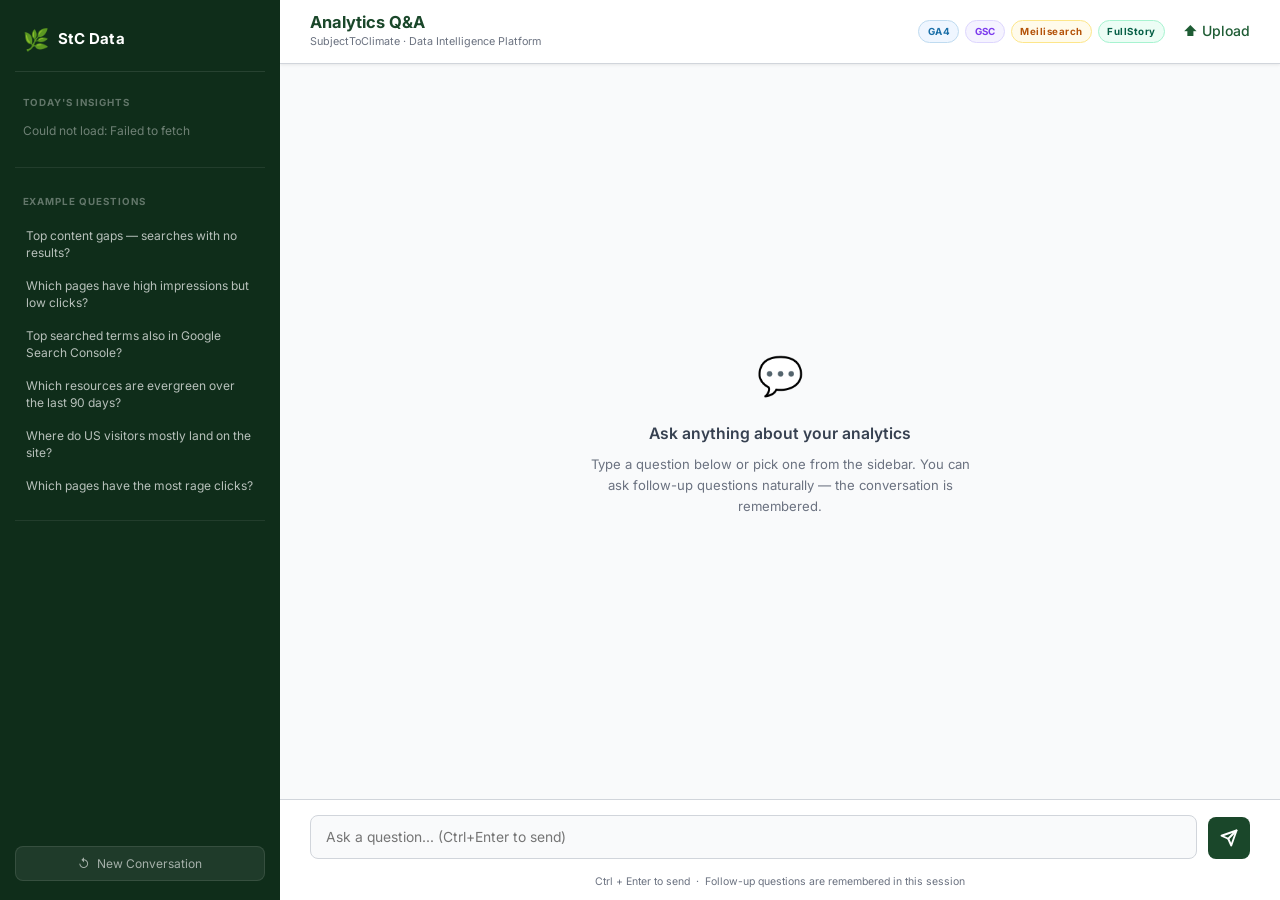
<file: app/index.html>
<!DOCTYPE html>
<html lang="en">
<head>
  <meta charset="UTF-8">
  <meta name="viewport" content="width=device-width, initial-scale=1.0">
  <title>StC Data Platform — Analytics Q&A</title>
  <meta name="description" content="Ask plain-English questions about SubjectToClimate website analytics. Powered by GA4, Google Search Console, Meilisearch, and FullStory data.">
  <link rel="preconnect" href="https://fonts.googleapis.com">
  <link rel="preconnect" href="https://fonts.gstatic.com" crossorigin>
  <link href="https://fonts.googleapis.com/css2?family=Inter:wght@400;500;600;700&display=swap" rel="stylesheet">
  <link rel="stylesheet" href="style.css">
</head>
<body>

  <!-- ── Sidebar ─────────────────────────────────────────────── -->
  <aside class="sidebar">
    <div class="sidebar-logo">
      <span class="logo-icon">🌿</span>
      <span class="logo-text">StC Data</span>
    </div>

    <div class="sidebar-section-label">Today's Insights</div>
    <div id="insights-status" class="insights-loading-text">Loading…</div>
    <div id="insights-list"></div>

    <div class="sidebar-divider"></div>

    <div class="sidebar-section-label">Example Questions</div>
    <ul class="example-list" id="example-list">
      <li onclick="injectQuestion(this)">Top content gaps — searches with no results?</li>
      <li onclick="injectQuestion(this)">Which pages have high impressions but low clicks?</li>
      <li onclick="injectQuestion(this)">Top searched terms also in Google Search Console?</li>
      <li onclick="injectQuestion(this)">Which resources are evergreen over the last 90 days?</li>
      <li onclick="injectQuestion(this)">Where do US visitors mostly land on the site?</li>
      <li onclick="injectQuestion(this)">Which pages have the most rage clicks?</li>
    </ul>

    <div class="sidebar-divider"></div>

    <button class="clear-btn" id="clear-btn" onclick="clearConversation()">
      <span>↺</span> New Conversation
    </button>
  </aside>

  <!-- ── Main ───────────────────────────────────────────────── -->
  <main class="main">
    <header class="topbar">
      <div class="topbar-title">
        <h1>Analytics Q&amp;A</h1>
        <span class="topbar-sub">SubjectToClimate · Data Intelligence Platform</span>
      </div>
      <div class="topbar-sources">
        <span class="source-pill ga4">GA4</span>
        <span class="source-pill gsc">GSC</span>
        <span class="source-pill ms">Meilisearch</span>
        <span class="source-pill fs">FullStory</span>
        <a class="topbar-upload-link" href="upload.html">⬆ Upload</a>
      </div>
    </header>

    <!-- Chat thread -->
    <div class="chat-thread" id="chat-thread">
      <div class="empty-state" id="empty-state">
        <div class="empty-icon">💬</div>
        <p class="empty-title">Ask anything about your analytics</p>
        <p class="empty-sub">Type a question below or pick one from the sidebar. You can ask follow-up questions naturally — the conversation is remembered.</p>
      </div>
    </div>

    <!-- Thinking indicator (hidden until active) -->
    <div class="thinking-bar hidden" id="thinking-bar">
      <span class="thinking-dot"></span>
      <span class="thinking-dot"></span>
      <span class="thinking-dot"></span>
      <span class="thinking-label">Querying data…</span>
    </div>

    <!-- Input bar -->
    <div class="input-bar">
      <textarea
        id="question"
        rows="1"
        placeholder="Ask a question… (Ctrl+Enter to send)"
        oninput="autoResize(this)"
      ></textarea>
      <button id="ask-btn" onclick="askQuestion()">
        <svg width="18" height="18" viewBox="0 0 24 24" fill="none" stroke="currentColor" stroke-width="2.5" stroke-linecap="round" stroke-linejoin="round"><line x1="22" y1="2" x2="11" y2="13"/><polygon points="22 2 15 22 11 13 2 9 22 2"/></svg>
      </button>
    </div>
    <p class="input-hint">Ctrl + Enter to send &nbsp;·&nbsp; Follow-up questions are remembered in this session</p>
  </main>

  <script src="app.js"></script>
</body>
</html>
</file>
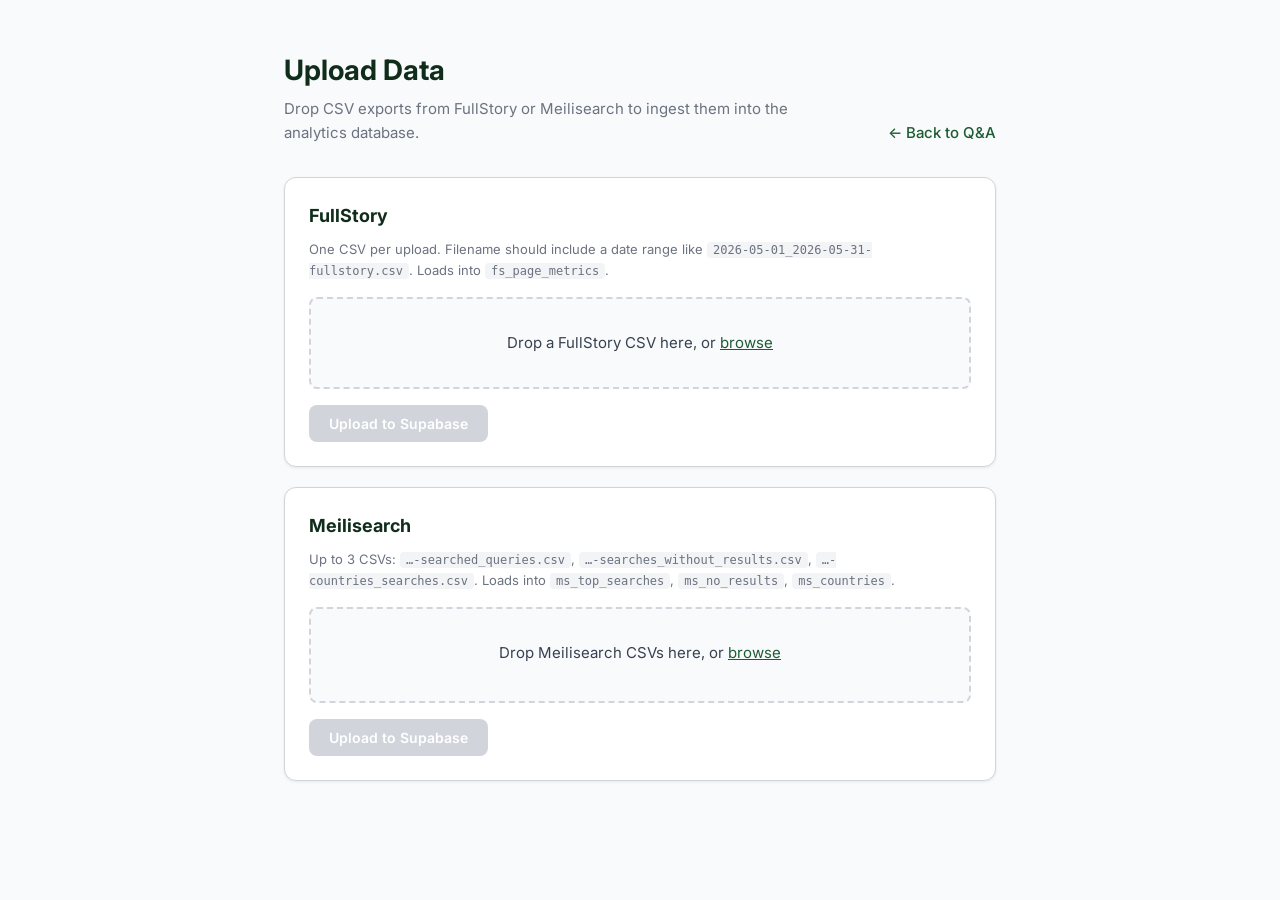
<file: app/upload.html>
<!DOCTYPE html>
<html lang="en">
<head>
  <meta charset="UTF-8">
  <meta name="viewport" content="width=device-width, initial-scale=1.0">
  <title>StC Data — Upload</title>
  <link rel="preconnect" href="https://fonts.googleapis.com">
  <link rel="preconnect" href="https://fonts.gstatic.com" crossorigin>
  <link href="https://fonts.googleapis.com/css2?family=Inter:wght@400;500;600;700&display=swap" rel="stylesheet">
  <link rel="stylesheet" href="style.css">
</head>
<body class="upload-body">
  <main class="upload-main">
    <header class="upload-header">
      <div>
        <h1>Upload Data</h1>
        <p class="upload-sub">Drop CSV exports from FullStory or Meilisearch to ingest them into the analytics database.</p>
      </div>
      <a class="back-link" href="index.html">← Back to Q&amp;A</a>
    </header>

    <section class="upload-card">
      <h2>FullStory</h2>
      <p class="upload-hint">One CSV per upload. Filename should include a date range like <code>2026-05-01_2026-05-31-fullstory.csv</code>. Loads into <code>fs_page_metrics</code>.</p>
      <div class="dropzone" id="fs-dropzone">
        <input type="file" id="fs-input" accept=".csv" hidden>
        <p>Drop a FullStory CSV here, or <button type="button" class="link-btn" onclick="document.getElementById('fs-input').click()">browse</button></p>
        <p class="dropzone-file" id="fs-file"></p>
      </div>
      <button class="primary-btn" id="fs-upload-btn" onclick="uploadFullstory()" disabled>Upload to Supabase</button>
    </section>

    <section class="upload-card">
      <h2>Meilisearch</h2>
      <p class="upload-hint">Up to 3 CSVs: <code>…-searched_queries.csv</code>, <code>…-searches_without_results.csv</code>, <code>…-countries_searches.csv</code>. Loads into <code>ms_top_searches</code>, <code>ms_no_results</code>, <code>ms_countries</code>.</p>
      <div class="dropzone" id="ms-dropzone">
        <input type="file" id="ms-input" accept=".csv" multiple hidden>
        <p>Drop Meilisearch CSVs here, or <button type="button" class="link-btn" onclick="document.getElementById('ms-input').click()">browse</button></p>
        <ul class="dropzone-files" id="ms-files"></ul>
      </div>
      <button class="primary-btn" id="ms-upload-btn" onclick="uploadMeilisearch()" disabled>Upload to Supabase</button>
    </section>

    <section class="upload-card" id="results-card" hidden>
      <h2>Results</h2>
      <ul class="results-list" id="results-list"></ul>
    </section>
  </main>

  <script src="upload.js"></script>
</body>
</html>
</file>
<file: app/style.css>
/* ── Reset & base ─────────────────────────────────────────── */
*, *::before, *::after { box-sizing: border-box; margin: 0; padding: 0; }

:root {
  --green-900: #0f2d1a;
  --green-800: #1a472a;
  --green-700: #1e5c34;
  --green-600: #2e7d46;
  --green-100: #e8f5ed;
  --green-50:  #f2faf5;

  --gray-900: #111827;
  --gray-700: #374151;
  --gray-500: #6b7280;
  --gray-300: #d1d5db;
  --gray-100: #f3f4f6;
  --gray-50:  #f9fafb;

  --white: #ffffff;
  --shadow-sm: 0 1px 3px rgba(0,0,0,.08);
  --shadow-md: 0 4px 12px rgba(0,0,0,.10);
  --radius: 12px;
  --radius-sm: 8px;

  --sidebar-w: 280px;
  --topbar-h: 64px;
  --inputbar-h: 80px;
}

html, body {
  height: 100%;
  font-family: 'Inter', -apple-system, BlinkMacSystemFont, 'Segoe UI', sans-serif;
  background: var(--gray-50);
  color: var(--gray-900);
  font-size: 15px;
  line-height: 1.6;
}

/* ── Layout ────────────────────────────────────────────────── */
body {
  display: flex;
  height: 100vh;
  overflow: hidden;
}

/* ── Sidebar ───────────────────────────────────────────────── */
.sidebar {
  width: var(--sidebar-w);
  flex-shrink: 0;
  background: var(--green-900);
  color: #c8e6d0;
  display: flex;
  flex-direction: column;
  padding: 1.25rem 1rem;
  overflow-y: auto;
  gap: 0.5rem;
}

.sidebar-logo {
  display: flex;
  align-items: center;
  gap: 0.6rem;
  padding: 0.25rem 0.5rem 1rem;
  border-bottom: 1px solid rgba(255,255,255,.1);
  margin-bottom: 0.5rem;
}

.logo-icon { font-size: 1.4rem; }
.logo-text  { font-weight: 700; font-size: 1rem; color: var(--white); letter-spacing: 0.01em; }

.sidebar-section-label {
  font-size: 0.65rem;
  font-weight: 700;
  letter-spacing: 0.1em;
  text-transform: uppercase;
  color: rgba(255,255,255,.35);
  padding: 0.5rem 0.5rem 0.25rem;
}

.sidebar-divider {
  border: none;
  border-top: 1px solid rgba(255,255,255,.08);
  margin: 0.75rem 0;
}

.insights-loading-text {
  font-size: 0.8rem;
  color: rgba(255,255,255,.4);
  padding: 0 0.5rem;
}

/* Insight cards in sidebar */
#insights-list { display: flex; flex-direction: column; gap: 0.5rem; }

.sidebar-insight {
  padding: 0.6rem 0.75rem;
  border-radius: var(--radius-sm);
  background: rgba(255,255,255,.06);
  border-left: 3px solid rgba(255,255,255,.15);
  font-size: 0.8rem;
  line-height: 1.45;
}
.sidebar-insight.positive { border-left-color: #4ade80; }
.sidebar-insight.negative { border-left-color: #f87171; }
.sidebar-insight.neutral  { border-left-color: #60a5fa; }

.sidebar-insight-label {
  font-size: 0.6rem;
  font-weight: 700;
  text-transform: uppercase;
  letter-spacing: 0.08em;
  color: rgba(255,255,255,.4);
  margin-bottom: 0.2rem;
}
.sidebar-insight-text { color: rgba(255,255,255,.85); }

/* Example questions list */
.example-list {
  list-style: none;
  display: flex;
  flex-direction: column;
  gap: 0.2rem;
}

.example-list li {
  padding: 0.45rem 0.75rem;
  border-radius: 6px;
  font-size: 0.8rem;
  color: rgba(255,255,255,.7);
  cursor: pointer;
  transition: background 0.15s, color 0.15s;
  line-height: 1.4;
}
.example-list li:hover {
  background: rgba(255,255,255,.1);
  color: var(--white);
}

/* Clear button */
.clear-btn {
  margin-top: auto;
  display: flex;
  align-items: center;
  gap: 0.5rem;
  padding: 0.6rem 0.75rem;
  border-radius: var(--radius-sm);
  background: rgba(255,255,255,.07);
  color: rgba(255,255,255,.6);
  border: 1px solid rgba(255,255,255,.1);
  font-size: 0.8rem;
  font-family: inherit;
  cursor: pointer;
  transition: all 0.15s;
  width: 100%;
  justify-content: center;
}
.clear-btn:hover {
  background: rgba(255,255,255,.13);
  color: var(--white);
}

/* ── Main area ─────────────────────────────────────────────── */
.main {
  flex: 1;
  display: flex;
  flex-direction: column;
  overflow: hidden;
  background: var(--gray-50);
}

/* ── Topbar ────────────────────────────────────────────────── */
.topbar {
  height: var(--topbar-h);
  padding: 0 2rem;
  background: var(--white);
  border-bottom: 1px solid var(--gray-300);
  display: flex;
  align-items: center;
  justify-content: space-between;
  flex-shrink: 0;
  box-shadow: var(--shadow-sm);
}

.topbar-title h1 {
  font-size: 1.1rem;
  font-weight: 700;
  color: var(--green-800);
  line-height: 1.2;
}
.topbar-sub {
  font-size: 0.72rem;
  color: var(--gray-500);
  display: block;
}

.topbar-sources {
  display: flex;
  gap: 0.4rem;
  align-items: center;
}

/* Source pills in topbar — always-on "connected" indicators */
.source-pill {
  font-size: 0.65rem;
  font-weight: 700;
  letter-spacing: 0.05em;
  padding: 0.2rem 0.55rem;
  border-radius: 999px;
  border: 1.5px solid;
}
.source-pill.ga4  { color: #1a6fa8; border-color: #bfdbf0; background: #eff6ff; }
.source-pill.gsc  { color: #7c3aed; border-color: #ddd6fe; background: #f5f3ff; }
.source-pill.ms   { color: #b45309; border-color: #fde68a; background: #fffbeb; }
.source-pill.fs   { color: #065f46; border-color: #a7f3d0; background: #ecfdf5; }

/* ── Chat thread ───────────────────────────────────────────── */
.chat-thread {
  flex: 1;
  overflow-y: auto;
  padding: 2rem;
  display: flex;
  flex-direction: column;
  gap: 1.5rem;
  scroll-behavior: smooth;
}

/* Empty state */
.empty-state {
  margin: auto;
  text-align: center;
  max-width: 400px;
  color: var(--gray-500);
}
.empty-icon { font-size: 2.5rem; margin-bottom: 1rem; }
.empty-title { font-size: 1.05rem; font-weight: 600; color: var(--gray-700); margin-bottom: 0.5rem; }
.empty-sub { font-size: 0.875rem; line-height: 1.6; }

/* ── Message rows ──────────────────────────────────────────── */
.msg-row { display: flex; flex-direction: column; gap: 0.35rem; }

/* User bubble */
.msg-user {
  align-self: flex-end;
  max-width: 72%;
  background: var(--green-800);
  color: var(--white);
  padding: 0.75rem 1.1rem;
  border-radius: 18px 18px 4px 18px;
  font-size: 0.925rem;
  line-height: 1.5;
  box-shadow: var(--shadow-sm);
}

/* AI answer card */
.msg-ai {
  align-self: flex-start;
  max-width: 88%;
  background: var(--white);
  border: 1px solid var(--gray-300);
  border-radius: 4px 18px 18px 18px;
  padding: 1.25rem 1.5rem;
  box-shadow: var(--shadow-sm);
}

/* ── Answer header (sources + row count) ───────────────────── */
.answer-meta {
  display: flex;
  align-items: center;
  gap: 0.5rem;
  flex-wrap: wrap;
  margin-bottom: 0.85rem;
}

.answer-source-badge {
  font-size: 0.62rem;
  font-weight: 700;
  letter-spacing: 0.06em;
  padding: 0.18rem 0.55rem;
  border-radius: 999px;
  border: 1.5px solid;
}
.answer-source-badge.GA4       { color: #1a6fa8; border-color: #bfdbf0; background: #eff6ff; }
.answer-source-badge.GSC       { color: #7c3aed; border-color: #ddd6fe; background: #f5f3ff; }
.answer-source-badge.Meilisearch { color: #b45309; border-color: #fde68a; background: #fffbeb; }
.answer-source-badge.FullStory { color: #065f46; border-color: #a7f3d0; background: #ecfdf5; }

.answer-row-count {
  margin-left: auto;
  font-size: 0.7rem;
  color: var(--gray-500);
}

/* ── Formatted answer body ─────────────────────────────────── */
.answer-body {
  font-size: 0.925rem;
  line-height: 1.7;
  color: var(--gray-900);
}

/* Markdown-rendered elements */
.answer-body strong { font-weight: 600; color: var(--green-800); }
.answer-body em     { font-style: italic; }

.answer-body p { margin-bottom: 0.65rem; }
.answer-body p:last-child { margin-bottom: 0; }

.answer-body ul, .answer-body ol {
  margin: 0.5rem 0 0.65rem 1.4rem;
}
.answer-body li { margin-bottom: 0.3rem; }

.answer-body h3, .answer-body h4 {
  font-size: 0.875rem;
  font-weight: 700;
  color: var(--green-800);
  margin: 0.75rem 0 0.35rem;
}

/* Inline numbers get a subtle highlight */
.answer-body .num {
  font-weight: 600;
  color: var(--green-700);
}

/* ── SQL collapsible ───────────────────────────────────────── */
.sql-details {
  margin-top: 1rem;
  border-top: 1px solid var(--gray-100);
  padding-top: 0.75rem;
}

summary {
  cursor: pointer;
  font-size: 0.75rem;
  color: var(--gray-500);
  user-select: none;
  list-style: none;
  display: flex;
  align-items: center;
  gap: 0.4rem;
}
summary::before { content: '▶'; font-size: 0.55rem; transition: transform 0.15s; }
details[open] summary::before { transform: rotate(90deg); }

pre {
  margin-top: 0.6rem;
  padding: 0.85rem 1rem;
  background: var(--gray-900);
  color: #a5f3c4;
  border-radius: var(--radius-sm);
  font-size: 0.775rem;
  font-family: 'Cascadia Code', 'Fira Code', 'Courier New', monospace;
  overflow-x: auto;
  white-space: pre-wrap;
  word-break: break-all;
  line-height: 1.6;
}

/* ── Thinking bar ──────────────────────────────────────────── */
.thinking-bar {
  display: flex;
  align-items: center;
  gap: 0.4rem;
  padding: 0.6rem 2rem;
  font-size: 0.8rem;
  color: var(--gray-500);
}

.thinking-label { margin-left: 0.25rem; }

.thinking-dot {
  width: 6px;
  height: 6px;
  border-radius: 50%;
  background: var(--green-600);
  animation: pulse 1.2s ease-in-out infinite;
}
.thinking-dot:nth-child(2) { animation-delay: 0.2s; }
.thinking-dot:nth-child(3) { animation-delay: 0.4s; }

@keyframes pulse {
  0%, 80%, 100% { opacity: 0.2; transform: scale(0.8); }
  40%           { opacity: 1;   transform: scale(1);   }
}

/* ── Input bar ─────────────────────────────────────────────── */
.input-bar {
  display: flex;
  align-items: flex-end;
  gap: 0.75rem;
  padding: 1rem 2rem;
  background: var(--white);
  border-top: 1px solid var(--gray-300);
  flex-shrink: 0;
}

textarea {
  flex: 1;
  resize: none;
  padding: 0.7rem 1rem;
  border: 1.5px solid var(--gray-300);
  border-radius: var(--radius-sm);
  font-size: 0.925rem;
  font-family: inherit;
  line-height: 1.5;
  min-height: 42px;
  max-height: 160px;
  overflow-y: auto;
  transition: border-color 0.15s;
  background: var(--gray-50);
  color: var(--gray-900);
}
textarea:focus {
  outline: none;
  border-color: var(--green-700);
  background: var(--white);
}

#ask-btn {
  width: 42px;
  height: 42px;
  padding: 0;
  border: none;
  border-radius: var(--radius-sm);
  background: var(--green-800);
  color: var(--white);
  cursor: pointer;
  display: flex;
  align-items: center;
  justify-content: center;
  flex-shrink: 0;
  transition: background 0.15s, transform 0.1s;
}
#ask-btn:hover:not(:disabled) { background: var(--green-700); }
#ask-btn:active:not(:disabled) { transform: scale(0.95); }
#ask-btn:disabled { background: var(--gray-300); cursor: not-allowed; }

.input-hint {
  text-align: center;
  font-size: 0.7rem;
  color: var(--gray-500);
  padding: 0 2rem 0.6rem;
  background: var(--white);
  flex-shrink: 0;
}

/* ── Upload page ───────────────────────────────────────────── */
body.upload-body { display: block; overflow: auto; background: var(--gray-50); }
.upload-main {
  max-width: 760px;
  margin: 0 auto;
  padding: 48px 24px 80px;
}
.upload-header {
  display: flex;
  justify-content: space-between;
  align-items: flex-end;
  gap: 16px;
  margin-bottom: 32px;
}
.upload-header h1 { font-size: 28px; color: var(--green-900); }
.upload-sub { color: var(--gray-500); margin-top: 4px; max-width: 560px; }
.back-link {
  color: var(--green-700);
  text-decoration: none;
  font-weight: 500;
  white-space: nowrap;
}
.back-link:hover { text-decoration: underline; }

.upload-card {
  background: var(--white);
  border: 1px solid var(--gray-300);
  border-radius: var(--radius);
  padding: 24px;
  margin-bottom: 20px;
  box-shadow: var(--shadow-sm);
}
.upload-card h2 { font-size: 18px; margin-bottom: 8px; color: var(--green-900); }
.upload-hint { color: var(--gray-500); font-size: 13px; margin-bottom: 16px; }
.upload-hint code {
  background: var(--gray-100);
  padding: 1px 6px;
  border-radius: 4px;
  font-size: 12px;
}

.dropzone {
  border: 2px dashed var(--gray-300);
  border-radius: var(--radius-sm);
  padding: 28px 16px;
  text-align: center;
  background: var(--gray-50);
  transition: background 0.15s, border-color 0.15s;
  margin-bottom: 16px;
}
.dropzone.dragging {
  border-color: var(--green-600);
  background: var(--green-50);
}
.dropzone p { color: var(--gray-700); margin: 4px 0; }
.dropzone-file { font-weight: 500; color: var(--green-700); }
.dropzone-files { list-style: none; padding: 0; margin-top: 8px; }
.dropzone-files li { color: var(--green-700); font-weight: 500; padding: 2px 0; }

.link-btn {
  background: none;
  border: none;
  padding: 0;
  color: var(--green-700);
  text-decoration: underline;
  cursor: pointer;
  font-size: inherit;
  font-family: inherit;
}

.primary-btn {
  background: var(--green-700);
  color: var(--white);
  border: none;
  padding: 10px 20px;
  border-radius: var(--radius-sm);
  font-weight: 600;
  cursor: pointer;
  font-family: inherit;
  font-size: 14px;
}
.primary-btn:hover:not(:disabled) { background: var(--green-800); }
.primary-btn:disabled { background: var(--gray-300); cursor: not-allowed; }

.results-list { list-style: none; padding: 0; }
.results-list li {
  padding: 8px 0;
  border-bottom: 1px solid var(--gray-100);
  font-size: 14px;
}
.results-list li:last-child { border-bottom: none; }
.result-ok { color: var(--gray-900); }
.result-err { color: #b91c1c; }
.result-icon { display: inline-block; width: 20px; font-weight: 700; }

.topbar-upload-link {
  margin-left: 12px;
  color: var(--green-700);
  text-decoration: none;
  font-weight: 500;
  font-size: 14px;
}
.topbar-upload-link:hover { text-decoration: underline; }

/* ── Utilities ─────────────────────────────────────────────── */
.hidden { display: none !important; }

/* Scrollbar styling */
::-webkit-scrollbar { width: 6px; }
::-webkit-scrollbar-track { background: transparent; }
::-webkit-scrollbar-thumb { background: var(--gray-300); border-radius: 3px; }
::-webkit-scrollbar-thumb:hover { background: var(--gray-500); }
</file>
